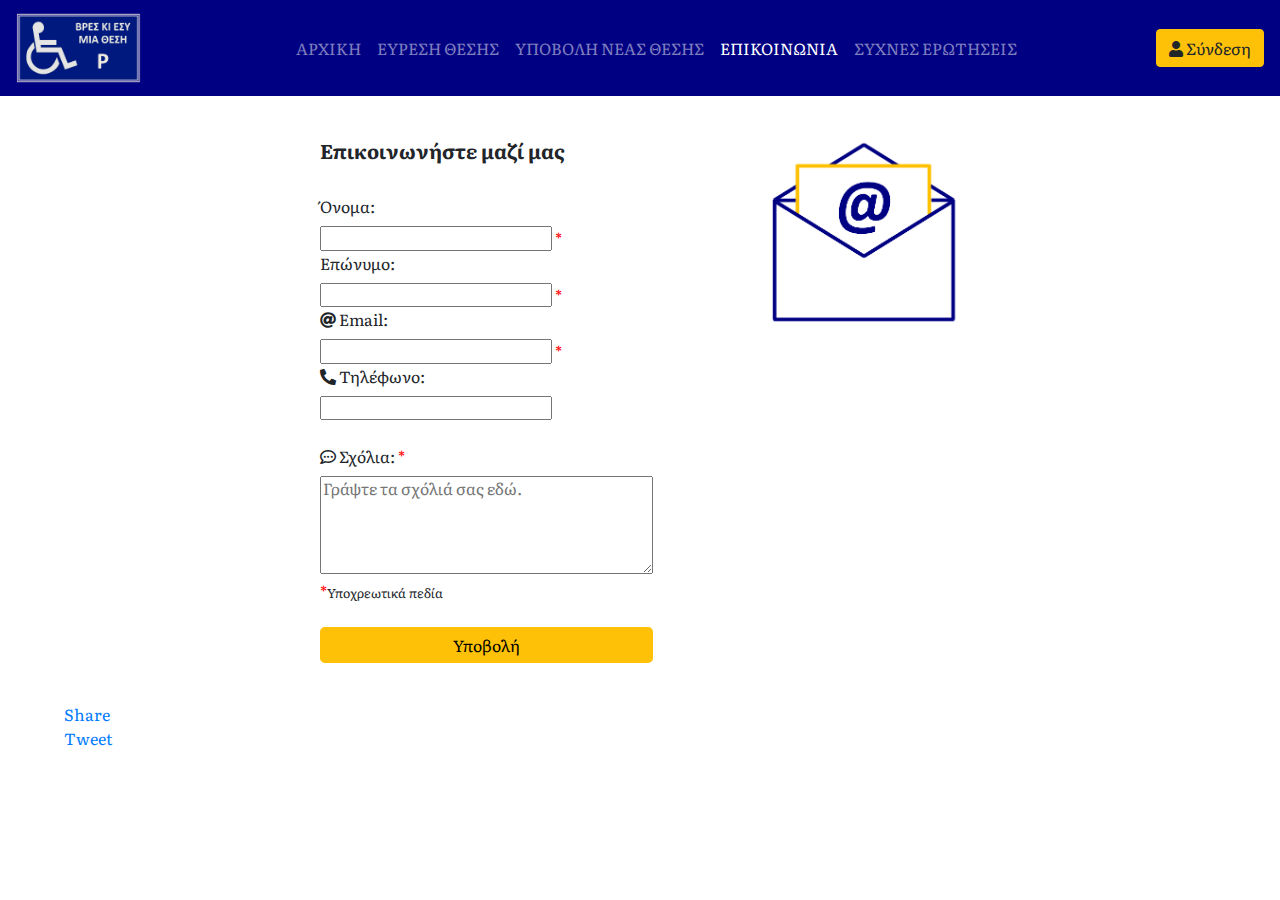
<file: untitled2/form.html>
<!DOCTYPE html>
<html lang="en">
<head>
    <meta charset="utf-8">
    <title>ΒΡΕΣ ΚΙ ΕΣΥ ΜΙΑ ΘΕΣΗ </title>
    <meta name="description" content="">
    <meta name="viewport" content="width=device-width, initial-scale=1">

    <link rel="manifest" href="site.webmanifest">
    <link rel="icon" href="amea.png"/>
    <link href="https://fonts.googleapis.com/css?family=Literata:400,700&display=swap&subset=greek,greek-ext" rel="stylesheet">
    <link rel="stylesheet" href="bootstrap/css/bootstrap.css">
    <link rel="stylesheet" href="css/normalize.css">
    <link rel="stylesheet" href="css/main.css">
    <link rel="stylesheet" href="https://use.fontawesome.com/releases/v5.11.2/css/all.css">
    <meta name="theme-color" content="#fafafa">
</head>
<body>
<nav class="navbar navbar-dark navbar-expand-md bg-primary fixed-top" >
    <div>
        <button class="navbar-toggler" type="button" data-toggle="collapse" data-target="#navbarNavAltMarkup" style="display: none">
            <span class="navbar-toggler-icon"></span>
        </button>
    </div>
    <a class="navbar-brand" href="index.html"><img src="media/logo.png" alt="logo icon" height="70px" width=125px" /></a>
    <div class="collapse navbar-collapse" id="navbarNavAltMarkup">
        <div class="navbar-nav">
            <a class="nav-item nav-link" href="index.html">ΑΡΧΙΚΗ</a>
            <a class="nav-item nav-link" href="map.html">ΕΥΡΕΣΗ ΘΕΣΗΣ</a>
            <a class="nav-item nav-link" href="new.html">ΥΠΟΒΟΛΗ ΝΕΑΣ ΘΕΣΗΣ</a>
            <a class="nav-item nav-link active" href="form.html">ΕΠΙΚΟΙΝΩΝΙΑ</a>
            <a class="nav-item nav-link" href="help.html">ΣΥΧΝΕΣ ΕΡΩΤΗΣΕΙΣ</a>
        </div>
    </div>
    <a href="login.html"><button type="button" class="btn navbar-button"><i class="fas fa-user"></i> Σύνδεση</button></a>
</nav>

<form class="form-contact">
    <img class="message-image" src="media/message.png" alt="contact us">
    <h5>Επικοινωνήστε μαζί μας</h5><br>
      <div>
        <label for="inputName">Όνομα:</label><br>
        <input type="text" id="inputName" required><a style="color: red"> *</a><br>
      </div>
      <div>
        <label for="inputLastname">Επώνυμο:</label><br>
        <input type="text" id="inputLastname" required><a style="color: red"> *</a><br>
      </div>
      <div>
        <label for="inputEmail"><i class="fas fa-at"></i> Email:</label><br>
        <input type="email" id="inputEmail" required><a style="color: red"> *</a><br>
      </div>
      <div>
        <label for="inputTel"><i class="fas fa-phone-alt"></i> Τηλέφωνο:</label><br>
        <input type="tel" id="inputTel"><br><br>
      </div>
      <div>
        <label for="inputComments"><i class="far fa-comment-dots"></i> Σχόλια: <a style="color: red">*</a></label><br>
        <textarea class="comments-form" rows="5" cols="52" type="text" id="inputComments" placeholder="Γράψτε τα σχόλιά σας εδώ." maxlength="1500" required></textarea>
      </div>
      <div>
        <a style="color: red">*</a><a><small>Υποχρεωτικά πεδία</small></a><br><br>
      </div>
      <div>
        <button class="submit-form" type="submit">Υποβολή</button>
      </div>
</form>

<footer class="footer">
    <div class="fb-share-button" data-href="http://83.212.77.226/index.html" data-layout="button" data-size="small"><a target="_blank" href="https://www.facebook.com/sharer/sharer.php?u=http%3A%2F%2Flocalhost%3A63342%2Fvreskiesymiathsi%2Funtitled2%2Findex.html%3F_ijt%3Ddrbuie6ggtrueacrt4gcv9a29l&amp;src=sdkpreparse" class="fb-xfbml-parse-ignore">Share</a></div>
    <a href="https://twitter.com/share?ref_src=twsrc%5Etfw" class="twitter-share-button" data-show-count="false">Tweet</a>
</footer>

<script src="https://code.jquery.com/jquery-3.4.1.slim.min.js" integrity="sha384-J6qa4849blE2+poT4WnyKhv5vZF5SrPo0iEjwBvKU7imGFAV0wwj1yYfoRSJoZ+n" crossorigin="anonymous"></script>
<script src="https://cdn.jsdelivr.net/npm/popper.js@1.16.0/dist/umd/popper.min.js" integrity="sha384-Q6E9RHvbIyZFJoft+2mJbHaEWldlvI9IOYy5n3zV9zzTtmI3UksdQRVvoxMfooAo" crossorigin="anonymous"></script>
<script src="https://stackpath.bootstrapcdn.com/bootstrap/4.4.1/js/bootstrap.min.js" integrity="sha384-wfSDF2E50Y2D1uUdj0O3uMBJnjuUD4Ih7YwaYd1iqfktj0Uod8GCExl3Og8ifwB6" crossorigin="anonymous"></script>
<script async defer crossorigin="anonymous" src="https://connect.facebook.net/en_US/sdk.js#xfbml=1&version=v6.0"></script>
<script async src="https://platform.twitter.com/widgets.js" charset="utf-8"></script>

</body>
</html>
</file>
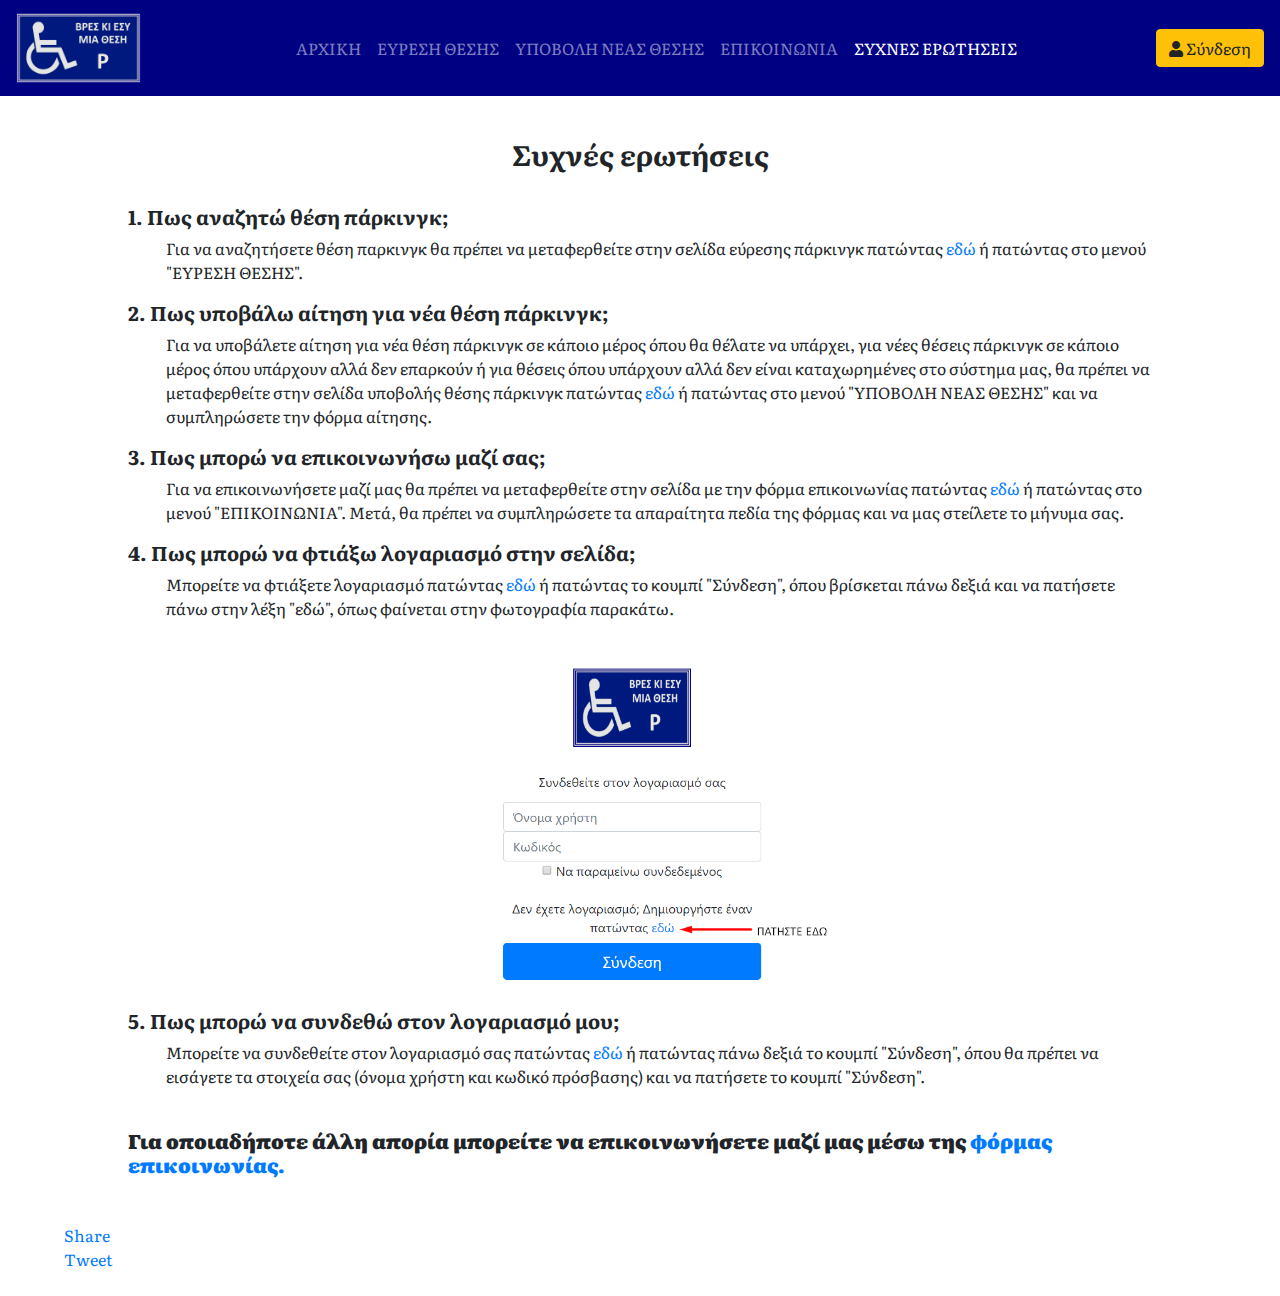
<file: untitled2/help.html>
<!DOCTYPE html>
<html lang="en">
<head>
  <meta charset="utf-8">
  <title>ΒΡΕΣ ΚΙ ΕΣΥ ΜΙΑ ΘΕΣΗ </title>
  <meta name="description" content="">
  <meta name="viewport" content="width=device-width, initial-scale=1">

  <link rel="manifest" href="site.webmanifest">
  <link rel="icon" href="media/amea.png"/>
  <link href="https://fonts.googleapis.com/css?family=Literata:400,700&display=swap&subset=greek,greek-ext" rel="stylesheet">
  <link rel="stylesheet" href="bootstrap/css/bootstrap.css">
  <link rel="stylesheet" href="css/normalize.css">
  <link rel="stylesheet" href="css/main.css">
  <link rel="stylesheet" href="https://use.fontawesome.com/releases/v5.11.2/css/all.css">
  <meta name="theme-color" content="#fafafa">
</head>
<body>
<nav class="navbar navbar-dark navbar-expand-md bg-primary fixed-top" >
  <div>
    <button class="navbar-toggler" type="button" data-toggle="collapse" data-target="#navbarNavAltMarkup" style="display: none">
      <span class="navbar-toggler-icon"></span>
    </button>
  </div>
  <a class="navbar-brand" href="index.html"><img src="media/logo.png" alt="logo icon" height="70px" width=125px" /></a>
  <div class="collapse navbar-collapse" id="navbarNavAltMarkup">
    <div class="navbar-nav">
      <a class="nav-item nav-link" href="index.html">ΑΡΧΙΚΗ</a>
      <a class="nav-item nav-link" href="map.html">ΕΥΡΕΣΗ ΘΕΣΗΣ</a>
      <a class="nav-item nav-link" href="new.html">ΥΠΟΒΟΛΗ ΝΕΑΣ ΘΕΣΗΣ</a>
      <a class="nav-item nav-link" href="form.html">ΕΠΙΚΟΙΝΩΝΙΑ</a>
      <a class="nav-item nav-link active" href="help.html">ΣΥΧΝΕΣ ΕΡΩΤΗΣΕΙΣ</a>
    </div>
  </div>
  <a href="login.html"><button type="button" class="btn navbar-button"><i class="fas fa-user"></i> Σύνδεση</button></a>
</nav>

<div class="help">
  <h3 style="text-align: center">Συχνές ερωτήσεις</h3><br>
  <h5 class="header-help-style"> 1. Πως αναζητώ θέση πάρκινγκ;</h5>
  <p class = "text-help-style"> Για να αναζητήσετε θέση παρκινγκ θα πρέπει να μεταφερθείτε στην σελίδα εύρεσης πάρκινγκ πατώντας
    <a href="map.html">εδώ</a> ή πατώντας στο μενού "ΕΥΡΕΣΗ ΘΕΣΗΣ". </p>
  <h5 class = "header-help-style">2. Πως υποβάλω αίτηση για νέα θέση πάρκινγκ;</h5>
  <p class="text-help-style"> Για να υποβάλετε αίτηση για νέα θέση πάρκινγκ σε κάποιο μέρος όπου θα θέλατε να υπάρχει, για νέες
  θέσεις πάρκινγκ σε κάποιο μέρος όπου υπάρχουν αλλά δεν επαρκούν ή για θέσεις όπου υπάρχουν αλλά δεν είναι καταχωρημένες
  στο σύστημα μας, θα πρέπει να μεταφερθείτε στην σελίδα υποβολής θέσης πάρκινγκ πατώντας <a href="new.html">εδώ</a>
    ή πατώντας στο μενού "ΥΠΟΒΟΛΗ ΝΕΑΣ ΘΕΣΗΣ" και να συμπληρώσετε την φόρμα αίτησης.</p>
  <h5 class="header-help-style">3. Πως μπορώ να επικοινωνήσω μαζί σας;</h5>
  <p class="text-help-style">Για να επικοινωνήσετε μαζί μας θα πρέπει να μεταφερθείτε στην σελίδα με την φόρμα επικοινωνίας πατώντας
  <a href="form.html">εδώ</a> ή πατώντας στο μενού "ΕΠΙΚΟΙΝΩΝΙΑ". Μετά, θα πρέπει να συμπληρώσετε τα απαραίτητα πεδία της φόρμας και
  να μας στείλετε το μήνυμα σας.</p>
  <h5 class="header-help-style">4. Πως μπορώ να φτιάξω λογαριασμό στην σελίδα;</h5>
  <p class="text-help-style"> Μπορείτε να φτιάξετε λογαριασμό πατώντας <a href="signup.html">εδώ</a> ή πατώντας το κουμπί "Σύνδεση", όπου βρίσκεται
  πάνω δεξιά και να πατήσετε πάνω στην λέξη "εδώ", όπως φαίνεται στην φωτογραφία παρακάτω.</p>
  <div align="center">
  <img class="image-help-style" src="media/signup.png" alt="image for sign up">
  </div>
  <h5 class="header-help-style"> 5. Πως μπορώ να συνδεθώ στον λογαριασμό μου;</h5>
  <p class="text-help-style"> Μπορείτε να συνδεθείτε στον λογαριασμό σας πατώντας <a href="login.html">εδώ</a> ή πατώντας πάνω δεξιά
  το κουμπί "Σύνδεση", όπου θα πρέπει να εισάγετε τα στοιχεία σας (όνομα χρήστη και κωδικό πρόσβασης) και να πατήσετε το κουμπί "Σύνδεση".</p><br>
  <h5 class="header-help-style"><b>Για οποιαδήποτε άλλη απορία μπορείτε να επικοινωνήσετε μαζί μας μέσω της <a
          href="form.html">φόρμας επικοινωνίας.</a></b></h5>
</div>

<footer class="footer">
  <div class="fb-share-button" data-href="http://83.212.77.226/index.html" data-layout="button" data-size="small"><a target="_blank" href="https://www.facebook.com/sharer/sharer.php?u=http%3A%2F%2Flocalhost%3A63342%2Fvreskiesymiathsi%2Funtitled2%2Findex.html%3F_ijt%3Ddrbuie6ggtrueacrt4gcv9a29l&amp;src=sdkpreparse" class="fb-xfbml-parse-ignore">Share</a></div>
  <a href="https://twitter.com/share?ref_src=twsrc%5Etfw" class="twitter-share-button" data-show-count="false">Tweet</a>
</footer>


<script src="https://code.jquery.com/jquery-3.4.1.slim.min.js" integrity="sha384-J6qa4849blE2+poT4WnyKhv5vZF5SrPo0iEjwBvKU7imGFAV0wwj1yYfoRSJoZ+n" crossorigin="anonymous"></script>
<script src="https://cdn.jsdelivr.net/npm/popper.js@1.16.0/dist/umd/popper.min.js" integrity="sha384-Q6E9RHvbIyZFJoft+2mJbHaEWldlvI9IOYy5n3zV9zzTtmI3UksdQRVvoxMfooAo" crossorigin="anonymous"></script>
<script src="https://stackpath.bootstrapcdn.com/bootstrap/4.4.1/js/bootstrap.min.js" integrity="sha384-wfSDF2E50Y2D1uUdj0O3uMBJnjuUD4Ih7YwaYd1iqfktj0Uod8GCExl3Og8ifwB6" crossorigin="anonymous"></script>
<script async defer crossorigin="anonymous" src="https://connect.facebook.net/en_US/sdk.js#xfbml=1&version=v6.0"></script>
<script async src="https://platform.twitter.com/widgets.js" charset="utf-8"></script>

</body>
</html>
</file>
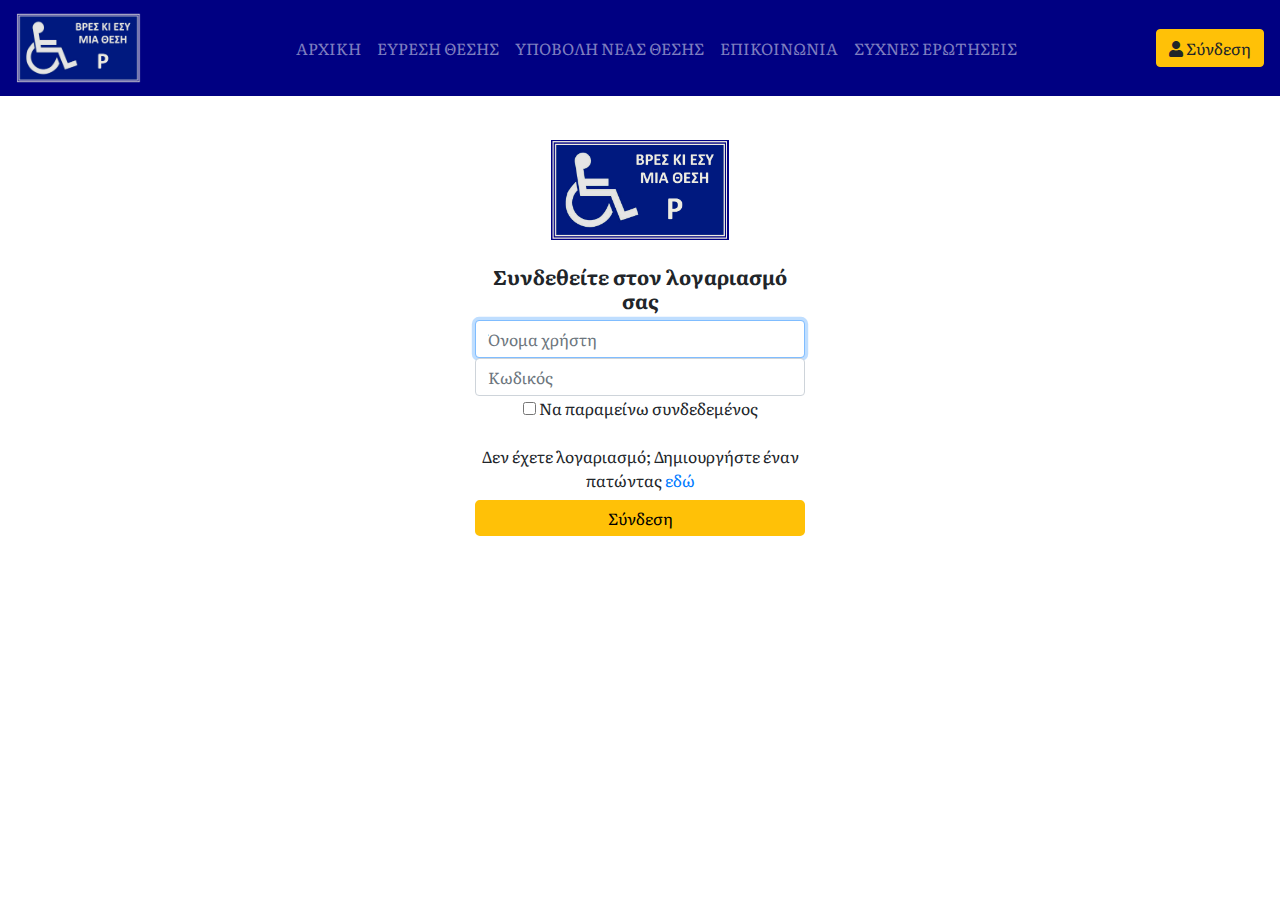
<file: untitled2/login.html>
<!DOCTYPE html>
<html lang="el">
<head>
  <meta charset="utf-8">
  <title>ΒΡΕΣ ΚΙ ΕΣΥ ΜΙΑ ΘΕΣΗ </title>
  <meta name="description" content="">
  <meta name="viewport" content="width=device-width, initial-scale=1">

  <link rel="manifest" href="site.webmanifest">
  <link rel="icon" href="media/amea.png"/>
  <link href="https://fonts.googleapis.com/css?family=Literata:400,700&display=swap&subset=greek,greek-ext" rel="stylesheet">
  <link rel="stylesheet" href="bootstrap/css/bootstrap.css">
  <link rel="stylesheet" href="css/normalize.css">
  <link rel="stylesheet" href="css/main.css">
  <link rel="stylesheet" href="https://use.fontawesome.com/releases/v5.11.2/css/all.css">
  <meta name="theme-color" content="#fafafa">
</head>

<body>
<nav class="navbar navbar-dark navbar-expand-md bg-primary fixed-top" >
  <div>
    <button class="navbar-toggler" type="button" data-toggle="collapse" data-target="#navbarNavAltMarkup" style="display: none">
      <span class="navbar-toggler-icon"></span>
    </button>
  </div>
  <a class="navbar-brand" href="index.html"><img src="media/logo.png" alt="logo icon" height="70px" width=125px" /></a>
  <div class="collapse navbar-collapse" id="navbarNavAltMarkup">
    <div class="navbar-nav">
      <a class="nav-item nav-link" href="index.html">ΑΡΧΙΚΗ</a>
      <a class="nav-item nav-link" href="map.html">ΕΥΡΕΣΗ ΘΕΣΗΣ</a>
      <a class="nav-item nav-link" href="new.html">ΥΠΟΒΟΛΗ ΝΕΑΣ ΘΕΣΗΣ</a>
      <a class="nav-item nav-link" href="form.html">ΕΠΙΚΟΙΝΩΝΙΑ</a>
      <a class="nav-item nav-link" href="help.html">ΣΥΧΝΕΣ ΕΡΩΤΗΣΕΙΣ</a>
    </div>

  </div>
  <a href="login.html"><button type="button" class="btn navbar-button"><i class="fas fa-user"></i> Σύνδεση</button></a>
</nav>

<form class="form-signin text-center">
  <img class="mb-4" src="media/logo.png" alt="" width="178" height="100">
  <h5>Συνδεθείτε στον λογαριασμό σας</h5>
  <label for="inputUsername" class="sr-only">Όνομα χρήστη</label>
  <input type="text" id="inputUsername" class="form-control" placeholder="Όνομα χρήστη" required autofocus>
  <label for="inputPassword" class="sr-only">Κωδικός</label>
  <input type="password" id="inputPassword" class="form-control" width="25%" placeholder="Κωδικός" required>
  <div class="checkbox mb-3">
    <label>
      <input type="checkbox" value="remember-me" style="font-size: medium"> Να παραμείνω συνδεδεμένος
    </label>
  </div>
  <label>
    Δεν έχετε λογαριασμό; Δημιουργήστε έναν πατώντας <a href="signup.html">εδώ</a>
  </label>
  <button class="btn-block submit-signup" type="submit">Σύνδεση</button>
</form>

<script src="https://code.jquery.com/jquery-3.4.1.slim.min.js" integrity="sha384-J6qa4849blE2+poT4WnyKhv5vZF5SrPo0iEjwBvKU7imGFAV0wwj1yYfoRSJoZ+n" crossorigin="anonymous"></script>
<script src="https://cdn.jsdelivr.net/npm/popper.js@1.16.0/dist/umd/popper.min.js" integrity="sha384-Q6E9RHvbIyZFJoft+2mJbHaEWldlvI9IOYy5n3zV9zzTtmI3UksdQRVvoxMfooAo" crossorigin="anonymous"></script>
<script src="https://stackpath.bootstrapcdn.com/bootstrap/4.4.1/js/bootstrap.min.js" integrity="sha384-wfSDF2E50Y2D1uUdj0O3uMBJnjuUD4Ih7YwaYd1iqfktj0Uod8GCExl3Og8ifwB6" crossorigin="anonymous"></script>

</body>
</html>
</file>
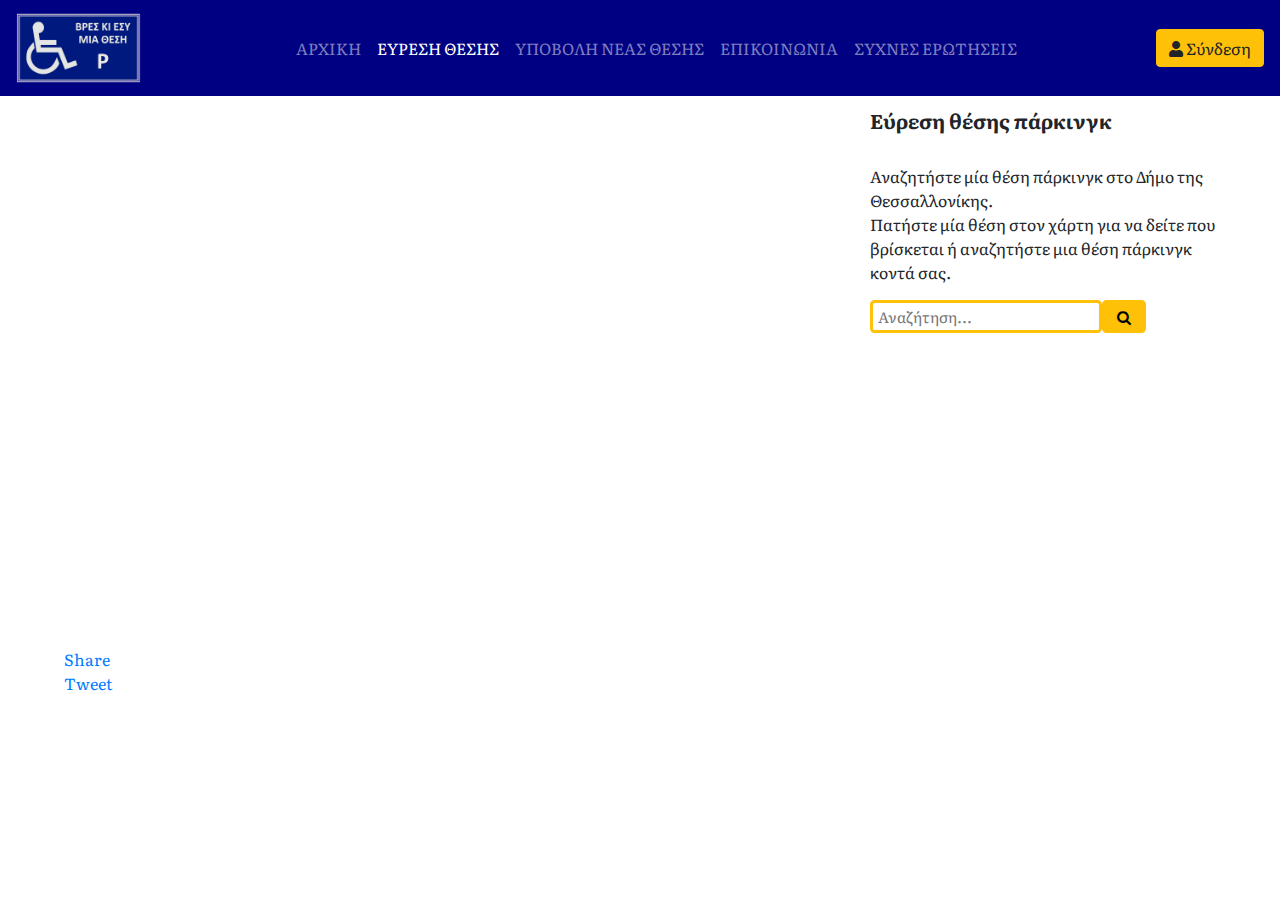
<file: untitled2/map.html>
<!DOCTYPE html>
<html lang="en">
<head>
  <meta charset="utf-8">
  <title>ΒΡΕΣ ΚΙ ΕΣΥ ΜΙΑ ΘΕΣΗ </title>
  <meta name="description" content="">
  <meta name="viewport" content="width=device-width, initial-scale=1">

  <link rel="manifest" href="site.webmanifest">
  <link rel="icon" href="media/amea.png"/>
  <link href="https://fonts.googleapis.com/css?family=Literata:400,700&display=swap&subset=greek,greek-ext" rel="stylesheet">
  <link rel="stylesheet" href="bootstrap/css/bootstrap.css">
  <link rel="stylesheet" href="css/normalize.css">
  <link rel="stylesheet" href="css/main.css">
  <link rel="stylesheet" href="https://use.fontawesome.com/releases/v5.11.2/css/all.css">
  <link rel="stylesheet" href="https://cdnjs.cloudflare.com/ajax/libs/font-awesome/4.7.0/css/font-awesome.min.css">

  <meta name="theme-color" content="#fafafa">
</head>
<body>
<nav class="navbar navbar-dark navbar-expand-md bg-primary fixed-top" >
  <div>
    <button class="navbar-toggler" type="button" data-toggle="collapse" data-target="#navbarNavAltMarkup" style="display: none">
      <span class="navbar-toggler-icon"></span>
    </button>
  </div>
  <a class="navbar-brand" href="index.html"><img src="media/logo.png" alt="logo icon" height="70px" width=125px" /></a>
  <div class="collapse navbar-collapse" id="navbarNavAltMarkup">
    <div class="navbar-nav">
      <a class="nav-item nav-link" href="index.html">ΑΡΧΙΚΗ</a>
      <a class="nav-item nav-link active" href="map.html">ΕΥΡΕΣΗ ΘΕΣΗΣ</a>
      <a class="nav-item nav-link" href="new.html">ΥΠΟΒΟΛΗ ΝΕΑΣ ΘΕΣΗΣ</a>
      <a class="nav-item nav-link" href="form.html">ΕΠΙΚΟΙΝΩΝΙΑ</a>
      <a class="nav-item nav-link" href="help.html">ΣΥΧΝΕΣ ΕΡΩΤΗΣΕΙΣ</a>
    </div>
  </div>
  <a href="login.html"><button type="button" class="btn navbar-button"><i class="fas fa-user"></i> Σύνδεση</button></a>
</nav>

<div class="map">
  <div class="map-text">
    <h5>Εύρεση θέσης πάρκινγκ</h5><br>
    <p>Αναζητήστε μία θέση πάρκινγκ στο Δήμο της Θεσσαλλονίκης.<br>Πατήστε μία θέση στον χάρτη για να δείτε που βρίσκεται ή αναζητήστε μια θέση πάρκινγκ κοντά σας.</p>
    <div class="search-box-wrapper">
      <input type="text" id="search" placeholder="Αναζήτηση..." class="search-box-input">
      <button class="search-box-button" type="submit"><i class="fa fa-search"></i></button>
    </div>
  </div>
  <div >
    <iframe class="map-frame" src="https://www.google.com/maps/d/embed?mid=1FJTcgJvioT3JF0h0GYj7WNzUtmOH-efl"></iframe>
  </div>
</div>

<footer class="footer">
  <div class="fb-share-button" data-href="http://83.212.77.226/index.html" data-layout="button" data-size="small"><a target="_blank" href="https://www.facebook.com/sharer/sharer.php?u=http%3A%2F%2Flocalhost%3A63342%2Fvreskiesymiathsi%2Funtitled2%2Findex.html%3F_ijt%3Ddrbuie6ggtrueacrt4gcv9a29l&amp;src=sdkpreparse" class="fb-xfbml-parse-ignore">Share</a></div>
  <a href="https://twitter.com/share?ref_src=twsrc%5Etfw" class="twitter-share-button" data-show-count="false">Tweet</a>
</footer>

<script src="https://code.jquery.com/jquery-3.4.1.slim.min.js" integrity="sha384-J6qa4849blE2+poT4WnyKhv5vZF5SrPo0iEjwBvKU7imGFAV0wwj1yYfoRSJoZ+n" crossorigin="anonymous"></script>
<script src="https://cdn.jsdelivr.net/npm/popper.js@1.16.0/dist/umd/popper.min.js" integrity="sha384-Q6E9RHvbIyZFJoft+2mJbHaEWldlvI9IOYy5n3zV9zzTtmI3UksdQRVvoxMfooAo" crossorigin="anonymous"></script>
<script src="https://stackpath.bootstrapcdn.com/bootstrap/4.4.1/js/bootstrap.min.js" integrity="sha384-wfSDF2E50Y2D1uUdj0O3uMBJnjuUD4Ih7YwaYd1iqfktj0Uod8GCExl3Og8ifwB6" crossorigin="anonymous"></script>
<script async defer crossorigin="anonymous" src="https://connect.facebook.net/en_US/sdk.js#xfbml=1&version=v6.0"></script>
<script async src="https://platform.twitter.com/widgets.js" charset="utf-8"></script>

</body>
</html>
</file>
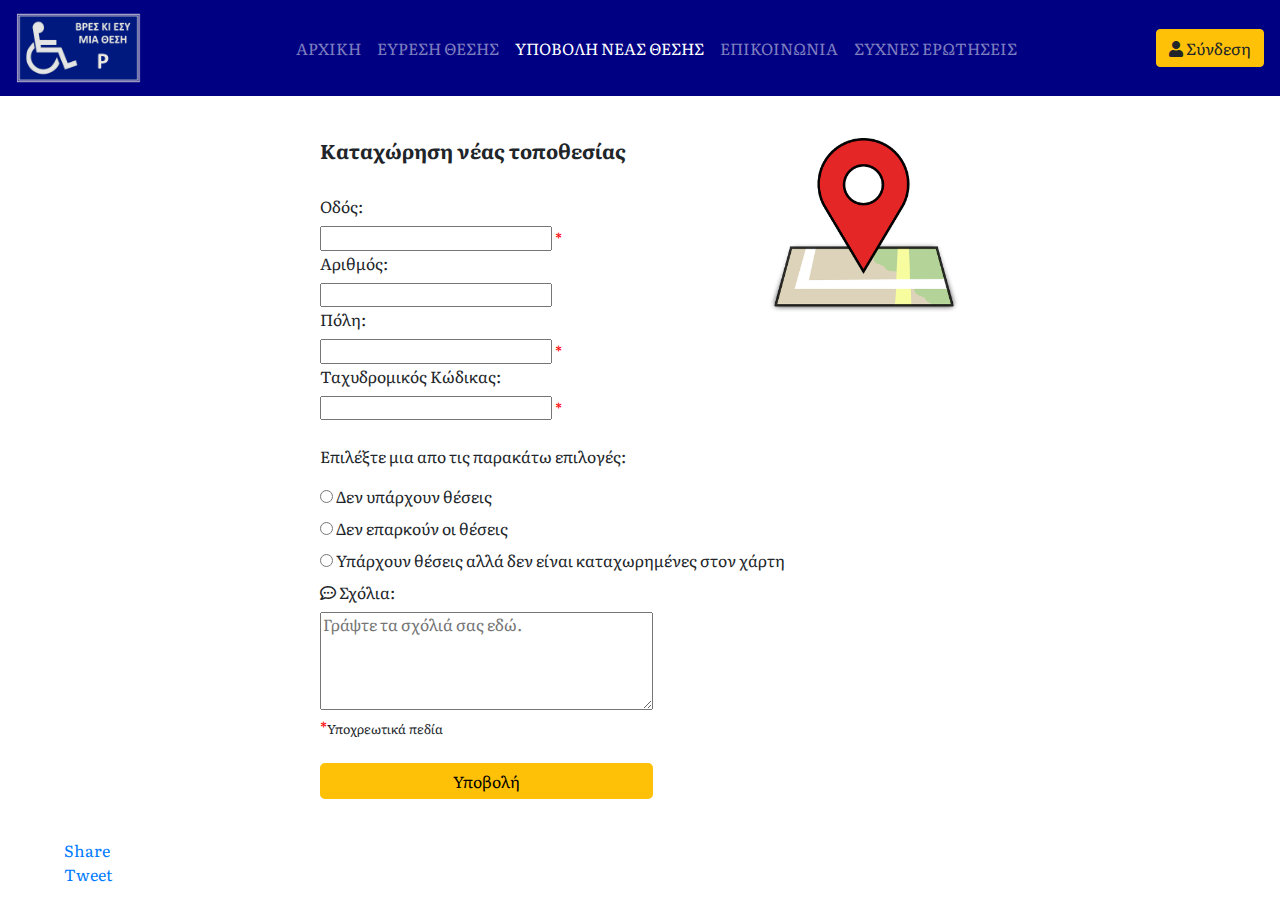
<file: untitled2/new.html>
<!DOCTYPE html>
<html lang="en">
<head>
  <meta charset="utf-8">
  <title>ΒΡΕΣ ΚΙ ΕΣΥ ΜΙΑ ΘΕΣΗ </title>
  <meta name="description" content="">
  <meta name="viewport" content="width=device-width, initial-scale=1.0">

  <link rel="manifest" href="site.webmanifest">
  <link rel="icon" href="media/amea.png"/>

  <link href="https://fonts.googleapis.com/css?family=Literata:400,700&display=swap&subset=greek,greek-ext" rel="stylesheet">
  <link rel="stylesheet" href="bootstrap/css/bootstrap.css">
  <link rel="stylesheet" href="css/normalize.css">
  <link rel="stylesheet" href="css/main.css">
  <link rel="stylesheet" href="https://use.fontawesome.com/releases/v5.11.2/css/all.css">
  <meta name="theme-color" content="#fafafa">
</head>
<body>
<nav class="navbar navbar-dark navbar-expand-md bg-primary fixed-top" >
  <div>
    <button class="navbar-toggler" type="button" data-toggle="collapse" data-target="#navbarNavAltMarkup" style="display: none">
      <span class="navbar-toggler-icon"></span>
    </button>
  </div>
  <a class="navbar-brand" href="index.html"><img src="media/logo.png" alt="logo icon" height="70px" width=125px" /></a>
  <div class="collapse navbar-collapse" id="navbarNavAltMarkup">
    <div class="navbar-nav">
      <a class="nav-item nav-link" href="index.html">ΑΡΧΙΚΗ</a>
      <a class="nav-item nav-link" href="map.html">ΕΥΡΕΣΗ ΘΕΣΗΣ</a>
      <a class="nav-item nav-link active" href="new.html">ΥΠΟΒΟΛΗ ΝΕΑΣ ΘΕΣΗΣ</a>
      <a class="nav-item nav-link" href="form.html">ΕΠΙΚΟΙΝΩΝΙΑ</a>
      <a class="nav-item nav-link" href="help.html">ΣΥΧΝΕΣ ΕΡΩΤΗΣΕΙΣ</a>
    </div>


  </div>
  <a href="login.html"><button type="button" class="btn navbar-button"><i class="fas fa-user"></i> Σύνδεση</button></a>
</nav>

<form class="new-location">
  <img class="pin-image" src="media/pin.png" alt="pin on a map">
  <h5>Καταχώρηση νέας τοποθεσίας</h5><br>
  <div>
    <label for="street">Οδός:</label><br>
    <input id="street" type="text" required><a style="color: red"> *</a>
  </div>
  <div>
    <label for="number">Αριθμός:</label><br>
    <input id="number" type="number" min="1">
  </div>
  <div>
    <label for="city">Πόλη:</label><br>
    <input id="city" type="text" required><a style="color: red"> *</a>
  </div>
  <div>
    <label for="postcode">Ταχυδρομικός Κώδικας:</label><br>
    <input id="postcode" type="text" required><a style="color: red"> *</a>
  </div><br>
  <p>Επιλέξτε μια απο τις παρακάτω επιλογές:</p>
  <input name="choice"  id="notexist" type="radio">
  <label for="notexist" class="choises">Δεν υπάρχουν θέσεις</label><br>
  <input name="choice" id="notenough" type="radio">
  <label for="notenough" class="choises">Δεν επαρκούν οι θέσεις</label><br>
  <input name="choice" id="notregister" type="radio">
  <label for="notregister" class="choises">Υπάρχουν θέσεις αλλά δεν είναι καταχωρημένες στον χάρτη</label><br>
  <div>
    <label for="comments"><i class="far fa-comment-dots"></i> Σχόλια:</label><br>
    <textarea class="comments-new-location" id="comments" rows="5" cols="52" type="text"  placeholder="Γράψτε τα σχόλιά σας εδώ." maxlength="1500" ></textarea>
  </div>
  <div>
    <a style="color: red">*</a><a><small>Υποχρεωτικά πεδία</small></a><br><br>
  </div>
  <!--<input class="submit-new-location" type="submit">-->
  <button class="submit-new-location" type="submit">Υποβολή</button>
</form>

<footer class="footer">
  <div class="fb-share-button" data-href="http://83.212.77.226/index.html" data-layout="button" data-size="small"><a target="_blank" href="https://www.facebook.com/sharer/sharer.php?u=http%3A%2F%2Flocalhost%3A63342%2Fvreskiesymiathsi%2Funtitled2%2Findex.html%3F_ijt%3Ddrbuie6ggtrueacrt4gcv9a29l&amp;src=sdkpreparse" class="fb-xfbml-parse-ignore">Share</a></div>
  <a href="https://twitter.com/share?ref_src=twsrc%5Etfw" class="twitter-share-button" data-show-count="false">Tweet</a>
</footer>


<script src="https://code.jquery.com/jquery-3.4.1.slim.min.js" integrity="sha384-J6qa4849blE2+poT4WnyKhv5vZF5SrPo0iEjwBvKU7imGFAV0wwj1yYfoRSJoZ+n" crossorigin="anonymous"></script>
<script src="https://cdn.jsdelivr.net/npm/popper.js@1.16.0/dist/umd/popper.min.js" integrity="sha384-Q6E9RHvbIyZFJoft+2mJbHaEWldlvI9IOYy5n3zV9zzTtmI3UksdQRVvoxMfooAo" crossorigin="anonymous"></script>
<script src="https://stackpath.bootstrapcdn.com/bootstrap/4.4.1/js/bootstrap.min.js" integrity="sha384-wfSDF2E50Y2D1uUdj0O3uMBJnjuUD4Ih7YwaYd1iqfktj0Uod8GCExl3Og8ifwB6" crossorigin="anonymous"></script>
<script async defer crossorigin="anonymous" src="https://connect.facebook.net/en_US/sdk.js#xfbml=1&version=v6.0"></script>
<script async src="https://platform.twitter.com/widgets.js" charset="utf-8"></script>

</body>
</html>
</file>
<file: untitled2/css/main.css>
/*! HTML5 Boilerplate v7.3.0 | MIT License | https://html5boilerplate.com/ */

/* main.css 2.0.0 | MIT License | https://github.com/h5bp/main.css#readme */
/*
 * What follows is the result of much research on cross-browser styling.
 * Credit left inline and big thanks to Nicolas Gallagher, Jonathan Neal,
 * Kroc Camen, and the H5BP dev community and team.
 */

/* ==========================================================================
   Base styles: opinionated defaults
   ========================================================================== */

html {
  color: #222;
  font-size: 1em;
  line-height: 1.4;
}

body{
  margin:0 auto !important;
  font-family: 'Literata', serif;
}

h3,h5{font-weight: 700;}

/*
 * Remove text-shadow in selection highlight:
 * https://twitter.com/miketaylr/status/12228805301
 *
 * Vendor-prefixed and regular ::selection selectors cannot be combined:
 * https://stackoverflow.com/a/16982510/7133471
 *
 * Customize the background color to match your design.
 */

::-moz-selection {
  background: #b3d4fc;
  text-shadow: none;
}

::selection {
  background: #b3d4fc;
  text-shadow: none;
}

/*
 * A better looking default horizontal rule
 */

hr {
  display: block;
  height: 1px;
  border: 0;
  border-top: 1px solid #ccc;
  margin: 1em 0;
  padding: 0;
}

/*
 * Remove the gap between audio, canvas, iframes,
 * images, videos and the bottom of their containers:
 * https://github.com/h5bp/html5-boilerplate/issues/440
 */


/* --- NAVBAR --- */

.navbar{
  background-color: #000082 !important;
}
.nav-item{
  color: white;
}
.nav-item:hover{
  text-decoration: underline;
}
.navbar-nav{
  align-all: center;
  margin: auto;
}
.navbar-button{
  margin-right:0;
  margin-left: 0;
  background-color: #ffc107;
  border-color: rgb(255, 193, 7);
  position:relative;
}
.navbar-button:hover{
  background-color: #e6ac00;
  border-color: #e6ac00;
  text-decoration: underline;
}
.dropdown{
  margin-right: 4%;
}
/* --- START PAGE --- */

.start-page{
  margin-top: 70px;
  padding: 3% 5%;
}
.image-start-page{
  float:right;
  margin-left:5%;
  width:50%;
  height:35%;
}

/* --- FORM SIGN IN --- */

.form-signin {
  max-width: 330px;
  margin: 70px auto ;
  padding-top: 70px;
  padding-bottom: 3%;
}
.submit-signup{
  background-color: #ffc107;
  border: 0.5em solid #ffc107;
  border-radius: 0.3em;
}
.submit-signup:hover{
  border-color: #e6ac00;
  background-color: #e6ac00;
  text-decoration: underline;
}
.caption-style{
  font-size: small;
}
.eye-button{
  background: white;
  float: right;
  border-radius: 0.3em;
  border: none;
  padding-bottom: 0.3em;
}

.eye-button-admin{
  background: white;
  border-radius: 0.3em;
  border: none;
  padding-bottom: 0.3em;
}

/* --- MAP --- */

.map {
  margin-top: 70px;
  padding: 3% 5%;
}
.map-text{
  float: right;
  width: 30%;
}
.map-frame{
  border: none;
  margin-right:5%;
  width: 60%;
  height: 500px;
}
.search-box-wrapper{
  display: flex;
  font-size: 15px;
}
.search-box-input{
  font-size: inherit;
  border: 0.2em solid #ffc107;
  border-radius: 0.3em;
  padding: 0.3em;
  outline: none;
}
.search-box-input:hover,
.search-box-input:focus{
  border-color: #e6ac00 ;
}
.search-box-button{
  font-size: inherit;
  border: 0.2em solid #ffc107;
  border-radius: 0.3em;
  background-color: #ffc107;
  padding: 0.3em 0.8em;
}
.search-box-button:hover,
.search-box-button:focus{
  border-color: #e6ac00;
  background-color: #e6ac00;
}

/* --- FORM CONTACT AND NEW LOCATION --- */

.form-contact, .new-location {
  width: 50%;
  margin-left: auto;
  margin-right: auto;
  padding-top: 3%;
  padding-bottom: 3%;
  margin-top: 100px;
}
.submit-form, .submit-new-location{
  background-color: #ffc107;
  border: 0.5em solid #ffc107;
  border-radius: 0.3em;
  width: 52%;
}
.submit-form:hover, .submit-new-location:hover, .admin-submit:hover{
  border-color: #e6ac00;
  background-color: #e6ac00;
  text-decoration: underline;
}
.comments-form, .comments-new-location{
  width: 52%;
}
.pin-image,.message-image{
  float: right;
  width: 30%;
  height: 20%;
}
.choises{
  font-size: 1em; !important;
}

/* --- HELP --- */

.help{
  margin-top: 100px;
  padding-top: 3%;
  padding-bottom: 3%;
}
.header-help-style{
  text-align: left;
  margin-left: 10%;
  margin-right: 10%;
}
.text-help-style{
  text-align: left;
  margin-left: 13%;
  margin-right: 10%;
}
.image-help-style{
  width: 35%;
  height: 30%;
}

/* --- PROFIL --- */

.favorites-image{
  width: 25%;
  height: 25%;
  float:right;
  margin-bottom: 3%;
}
.eye{
  padding-right: 10%;
}

/* --- ADMIN AND DATABASES --- */

.admin-submit{
  background-color: #ffc107;
  border: 0.5em solid #ffc107;
  border-radius: 0.3em;
  margin-top: 1%;
  margin-left: 1%;
}
.insert-input{
  font-size: inherit;
  border: 0.2em solid black;
  border-radius: 0.3em;
  padding: 0.3em;
  outline: none;
  margin-right: 1%;
  margin-top: 1%;
}
.insert-button {
  color: lawngreen;
  font-size: inherit;
  border: 0.2em solid black;
  border-radius: 0.3em;
  background-color: black;
  padding: 0.3em 0.8em;
  margin-top: 1%;
}


.footer{
  padding-left: 5%;
  padding-bottom: 2%;
}



audio,
canvas,
iframe,
img,
svg,
video {
  vertical-align: middle;
}

/*
 * Remove default fieldset styles.
 */

fieldset {
  border: 0;
  margin: 0;
  padding: 0;
}

/*
 * Allow only vertical resizing of textareas.
 */

textarea {
  resize: vertical;
  max-height: 300px;
}

/* ==========================================================================
   Browser Upgrade Prompt
   ========================================================================== */

.browserupgrade {
  margin: 0.2em 0;
  background: #ccc;
  color: #000;
  padding: 0.2em 0;
}

/* ==========================================================================
   Author's custom styles
   ========================================================================== */

/* ==========================================================================
   Helper classes
   ========================================================================== */

/*
 * Hide visually and from screen readers
 */

.hidden {
  display: none !important;
}

/*
* Hide only visually, but have it available for screen readers:
* https://snook.ca/archives/html_and_css/hiding-content-for-accessibility
*
* 1. For long content, line feeds are not interpreted as spaces and small width
*    causes content to wrap 1 word per line:
*    https://medium.com/@jessebeach/beware-smushed-off-screen-accessible-text-5952a4c2cbfe
*/

.sr-only {
  border: 0;
  clip: rect(0, 0, 0, 0);
  height: 1px;
  margin: -1px;
  overflow: hidden;
  padding: 0;
  position: absolute;
  white-space: nowrap;
  width: 1px;
  /* 1 */
}

/*
* Extends the .sr-only class to allow the element
* to be focusable when navigated to via the keyboard:
* https://www.drupal.org/node/897638
*/

.sr-only.focusable:active,
.sr-only.focusable:focus {
  clip: auto;
  height: auto;
  margin: 0;
  overflow: visible;
  position: static;
  white-space: inherit;
  width: auto;
}

/*
* Hide visually and from screen readers, but maintain layout
*/

.invisible {
  visibility: hidden;
}

/*
* Clearfix: contain floats
*
* For modern browsers
* 1. The space content is one way to avoid an Opera bug when the
*    `contenteditable` attribute is included anywhere else in the document.
*    Otherwise it causes space to appear at the top and bottom of elements
*    that receive the `clearfix` class.
* 2. The use of `table` rather than `block` is only necessary if using
*    `:before` to contain the top-margins of child elements.
*/

.clearfix:before,
.clearfix:after {
  content: " ";
  /* 1 */
  display: table;
  /* 2 */
}

.clearfix:after {
  clear: both;
}

/* ==========================================================================
   EXAMPLE Media Queries for Responsive Design.
   These examples override the primary ('mobile first') styles.
   Modify as content requires.
   ========================================================================== */

@media only screen and (max-width: 767px) {
  /* Style adjustments for viewports that meet the condition */

  .navbar-toggler{
    display:inline-block !important;
  }
  .navbar-toggler-icon{
    color: #ffc107;
  }
  .dropdown{
    margin-right: 2%;
  }
  .change-data{
    width: 100%;
  }

  .image-start-page{
    width: 100%;
    padding: 5% 12%;
  }

  .map-text{
    width: 100%;
    padding-bottom: 5%;
  }
  .map-frame{
    width: 100%;
    height: 400px;
  }

  .form-contact, .new-location{
    padding: 3% 5%;
    width: 100%;
  }
  .comments-form, .comments-new-location{
    width: 75%;
  }
  .submit-form, .submit-new-location{
    width: 75%;
  }
}
@media only screen and (max-width: 1024px) {


  nav{
    font-size:0.60em; !important;
  }

  .table{
    font-size:0.90em; !important;
  }

  .boxes{
    font-size:0.60em; !important;
  }

  .image-help-style{
    width: 75%;
  }

  .change-data{
    width: 100%;
  }
  .eye{
    padding-right: 25%;
  }
}


@media print,
  (-webkit-min-device-pixel-ratio: 1.25),
  (min-resolution: 1.25dppx),
  (min-resolution: 120dpi) {
  /* Style adjustments for high resolution devices */
}



/* ==========================================================================
   Print styles.
   Inlined to avoid the additional HTTP request:
   https://www.phpied.com/delay-loading-your-print-css/
   ========================================================================== */

@media print {
  *,
  *:before,
  *:after {
    background: transparent !important;
    color: #000 !important;
    /* Black prints faster */
    box-shadow: none !important;
    text-shadow: none !important;
  }
  a,
  a:visited {
    text-decoration: underline;
  }
  a[href]:after {
    content: " (" attr(href) ")";
  }
  abbr[title]:after {
    content: " (" attr(title) ")";
  }
  /*
     * Don't show links that are fragment identifiers,
     * or use the `javascript:` pseudo protocol
     */
  a[href^="#"]:after,
  a[href^="javascript:"]:after {
    content: "";
  }
  pre {
    white-space: pre-wrap !important;
  }
  pre,
  blockquote {
    border: 1px solid #999;
    page-break-inside: avoid;
  }
  /*
     * Printing Tables:
     * https://web.archive.org/web/20180815150934/http://css-discuss.incutio.com/wiki/Printing_Tables
     */
  thead {
    display: table-header-group;
  }
  tr,
  img {
    page-break-inside: avoid;
  }
  p,
  h2,
  h3 {
    orphans: 3;
    widows: 3;
  }
  h2,
  h3 {
    page-break-after: avoid;
  }
}
</file>
